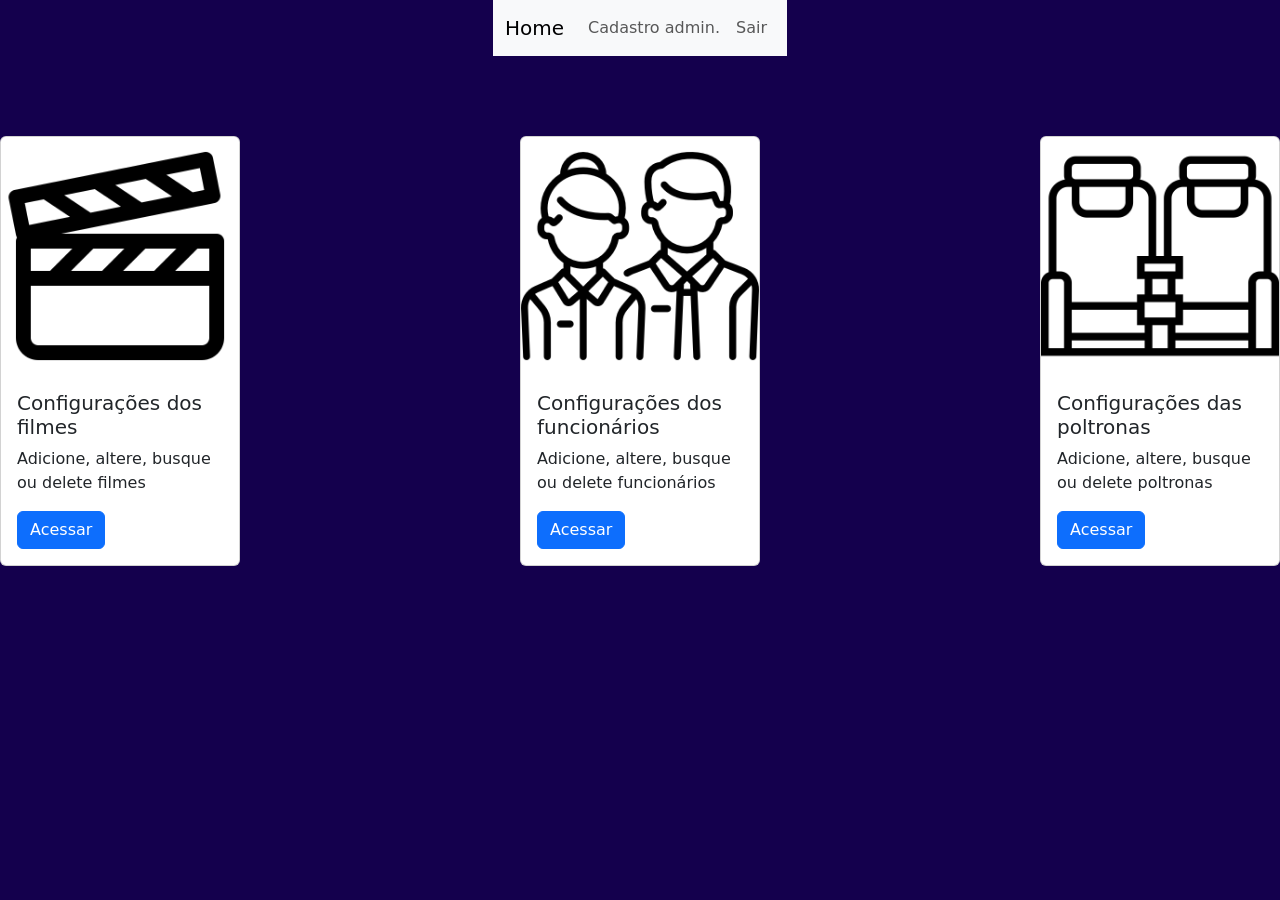
<file: resources/views/adminHome.html>
<!DOCTYPE html>
<html lang="pt-br">
<head>
    <meta charset="UTF-8">
    <meta http-equiv="X-UA-Compatible" content="IE=edge">
    <meta name="viewport" content="width=device-width, initial-scale=1.0">
    <title>Admin. Home</title>
    <link href="https://cdn.jsdelivr.net/npm/bootstrap@5.3.0-alpha1/dist/css/bootstrap.min.css" rel="stylesheet" integrity="sha384-GLhlTQ8iRABdZLl6O3oVMWSktQOp6b7In1Zl3/Jr59b6EGGoI1aFkw7cmDA6j6gD" crossorigin="anonymous">

</head>
<body>

    <script src="https://cdn.jsdelivr.net/npm/bootstrap@5.3.0-alpha1/dist/js/bootstrap.bundle.min.js" integrity="sha384-w76AqPfDkMBDXo30jS1Sgez6pr3x5MlQ1ZAGC+nuZB+EYdgRZgiwxhTBTkF7CXvN" crossorigin="anonymous"></script>

   <!--Menu-->
   <div class="container-nav">
    <nav class="navbar navbar-expand-lg bg-body-tertiary">
      <div class="container-fluid">
        <a class="navbar-brand" href="index.html">Home</a>
        <button class="navbar-toggler" type="button" data-bs-toggle="collapse" data-bs-target="#navbarText" aria-controls="navbarText" aria-expanded="false" aria-label="Toggle navigation">
          <span class="navbar-toggler-icon"></span>
        </button>
        <div class="collapse navbar-collapse" id="navbarText">
          <ul class="navbar-nav me-auto mb-2 mb-lg-0">
            <li class="nav-item">
              <a class="nav-link" href="adminCadastro.html".html">Cadastro admin.</a>
            </li>
            <li class="nav-item">
              <a class="nav-link" href="login.html">Sair</a>
            </li>
          </ul>
          
          
        </div>
      </div>
    </nav> 
  </div>

  <br>
  <br>
  <br>

<div class="container-cards">

  <div class="card" style="width: 15rem;">
    <img src="imgAdmin/claquete.png" class="card-img-top" alt="...">
    <div class="card-body">
      <h5 class="card-title">Configurações dos filmes</h5>
      <p class="card-text">Adicione, altere, busque ou delete filmes</p>
      <a href="adminFilmes.html" class="btn btn-primary">Acessar</a>
    </div>
  </div>
    

  <div class="card" style="width: 15rem;">
    <img src="imgAdmin/funcionarios.png" class="card-img-top" alt="...">
    <div class="card-body">
      <h5 class="card-title">Configurações dos funcionários</h5>
      <p class="card-text">Adicione, altere, busque ou delete funcionários</p>
      <a href="adminFunc.html" class="btn btn-primary">Acessar</a>
    </div>
  </div>

  <div class="card" style="width: 15rem;">
    <img src="imgAdmin/poltronas-de-cinema.png" class="card-img-top" alt="...">
    <div class="card-body">
      <h5 class="card-title">Configurações das poltronas</h5>
      <p class="card-text">Adicione, altere, busque ou delete poltronas</p>
      <a href="adminpol.html" class="btn btn-primary">Acessar</a>
    </div>
  </div>
  
          
</div>

</body>
<style>
     body
    {
        background-color: rgb(20, 0, 77);
        
    }

    .container-nav
    {
      
      display: flex;
      position: fixed;
      z-index: 1;
      justify-content: center;
      width: 100%;
      
    }

    #carouselExampleIndicators
    {
        width: 35%;
        margin-left: 30%;
    }

    .container-cards
    {
        display: flex;
        justify-content: space-between;
        width: 100%;
        flex-direction: row;
        flex-wrap: wrap;
    }

    .card
    {
        margin-top: 5%;
        width: 15%;
        height: 1000%;
    }
    
    #text
    {
        color: snow;
        margin-left: 2%;
        margin-top: 5%;
    }
</style>
</html>
</file>
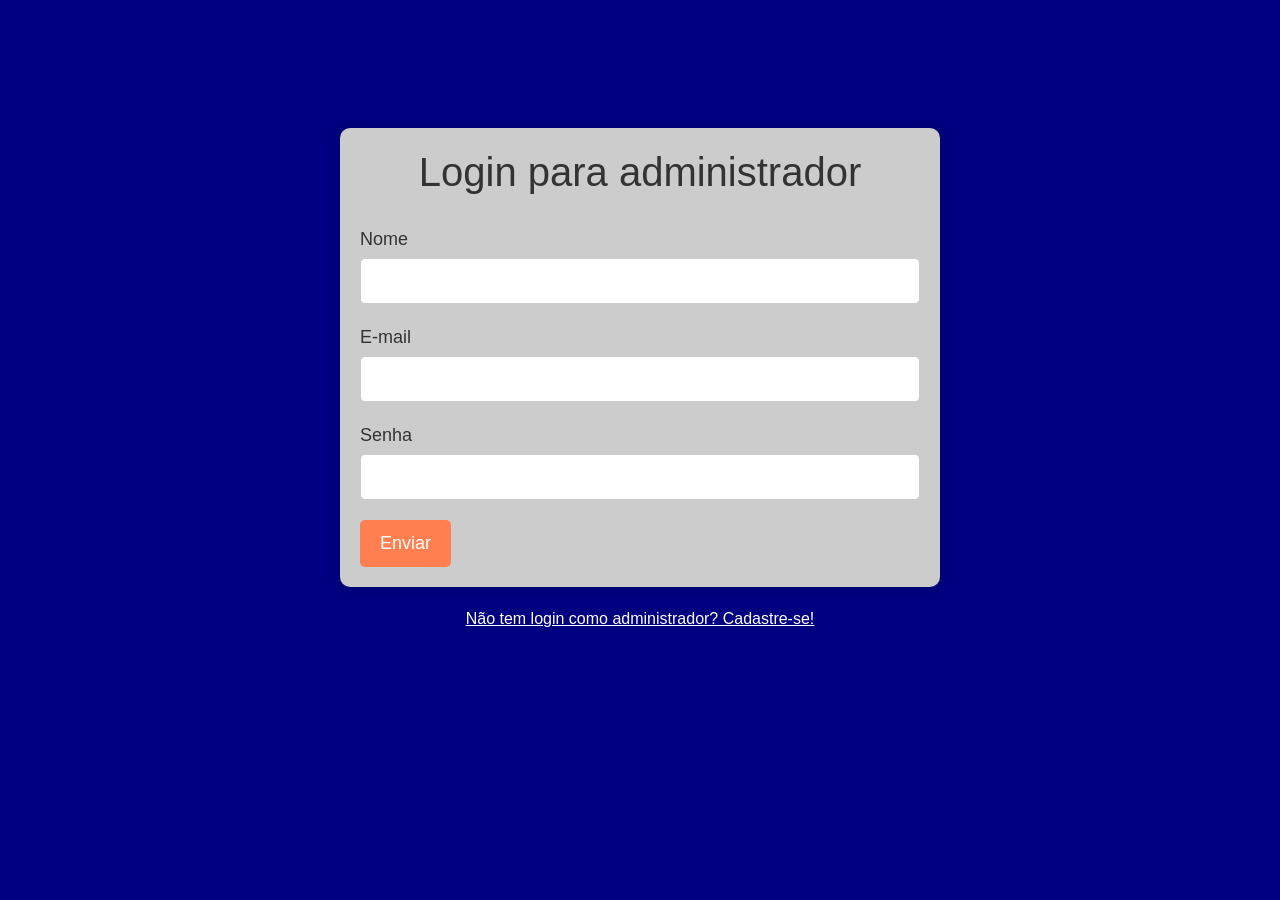
<file: resources/views/adminLogin.html>
<!DOCTYPE html>
<html lang="pt-br">
<head>
    <meta charset="UTF-8">
    <meta http-equiv="X-UA-Compatible" content="IE=edge">
    <meta name="viewport" content="width=device-width, initial-scale=1.0">
    <title>Login para administrador</title>
	<link href="https://cdn.jsdelivr.net/npm/bootstrap@5.3.0-alpha1/dist/css/bootstrap.min.css" rel="stylesheet" integrity="sha384-GLhlTQ8iRABdZLl6O3oVMWSktQOp6b7In1Zl3/Jr59b6EGGoI1aFkw7cmDA6j6gD" crossorigin="anonymous">

</head>
<body>
    <form id="form-login" style="margin-top: 10%;">
        <h1>Login para administrador</h1>
        <label for="name">Nome</label>
        <input type="text" id="name" name="name" required>
        
        <label for="email">E-mail</label>
        <input type="email" id="email" name="email" required>
        
        <label for="phone">Senha</label>
        <input type="password" id="password" name="password" required>
        
        <input type="submit" value="Enviar">
    </form>

	<div class="link-cadastroadmin">
		<a href="adminCadastro.html">Não tem login como administrador? Cadastre-se!</a>
	</div>

</body>
<style>
    body {
			font-family: Arial, sans-serif;
			background-color: navy ;
		}

		.container-nav
    {

      display: flex;
      z-index: 1;
      display: flex;
      justify-content: center;
      width: 100%;
    }

		#form-login 
        {
			background-color: #ccc;
			padding: 20px;
			border-radius: 10px;
			box-shadow: 0 0 10px rgba(0,0,0,0.2);
			margin: 20px auto;
			width: 600px;
		}
		
		h1 
        {
			text-align: center;
			margin-bottom: 30px;
			color: #333;
		}
		
		label 
        {
			display: block;
			font-size: 18px;
			margin-bottom: 5px;
			color: #333;
		}
		
		input[type=text], 
		input[type=email], 
		input[type=password],
		select {
			width: 100%;
			padding: 10px;
			margin-bottom: 20px;
			border: 1px solid #ccc;
			border-radius: 5px;
			font-size: 16px;
			color: #555;
		}
		
		textarea 
        {
			width: 100%;
			height: 150px;
			padding: 10px;
			margin-bottom: 20px;
			border: 1px solid #ccc;
			border-radius: 5px;
			font-size: 16px;
			color: #555;
		}
		
		input[type=submit] 
        {
			background-color: coral;
			color: #fff;
			padding: 10px 20px;
			border: none;
			border-radius: 5px;
			font-size: 18px;
			cursor: pointer;
			transition: background-color 0.3s ease;
		}
		
		input[type=submit]:hover 
        {
			background-color: #e6b800;
        }

		.link-cadastroadmin
		{
			text-align: center;
			margin-bottom: 5%;
		}

		.link-cadastroadmin a
		{
			color: white;
		}
</style>
</html>
</file>
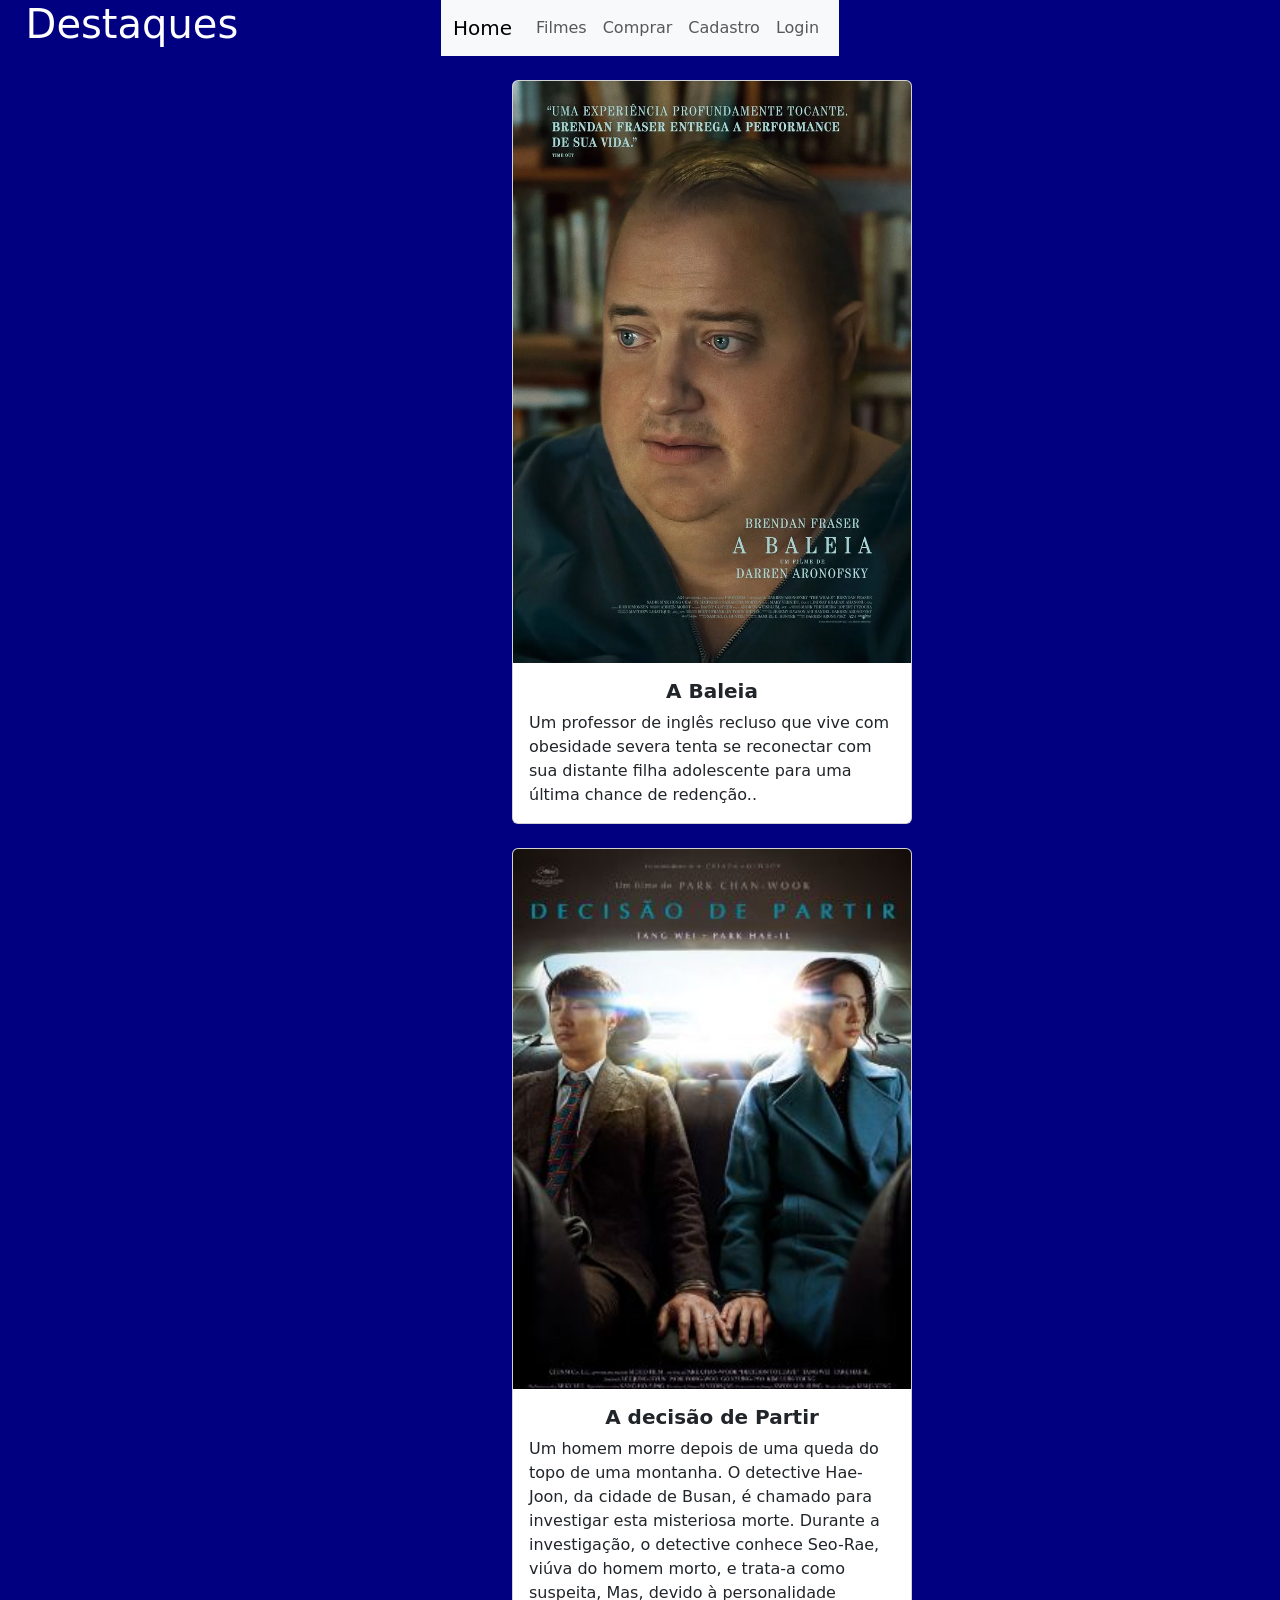
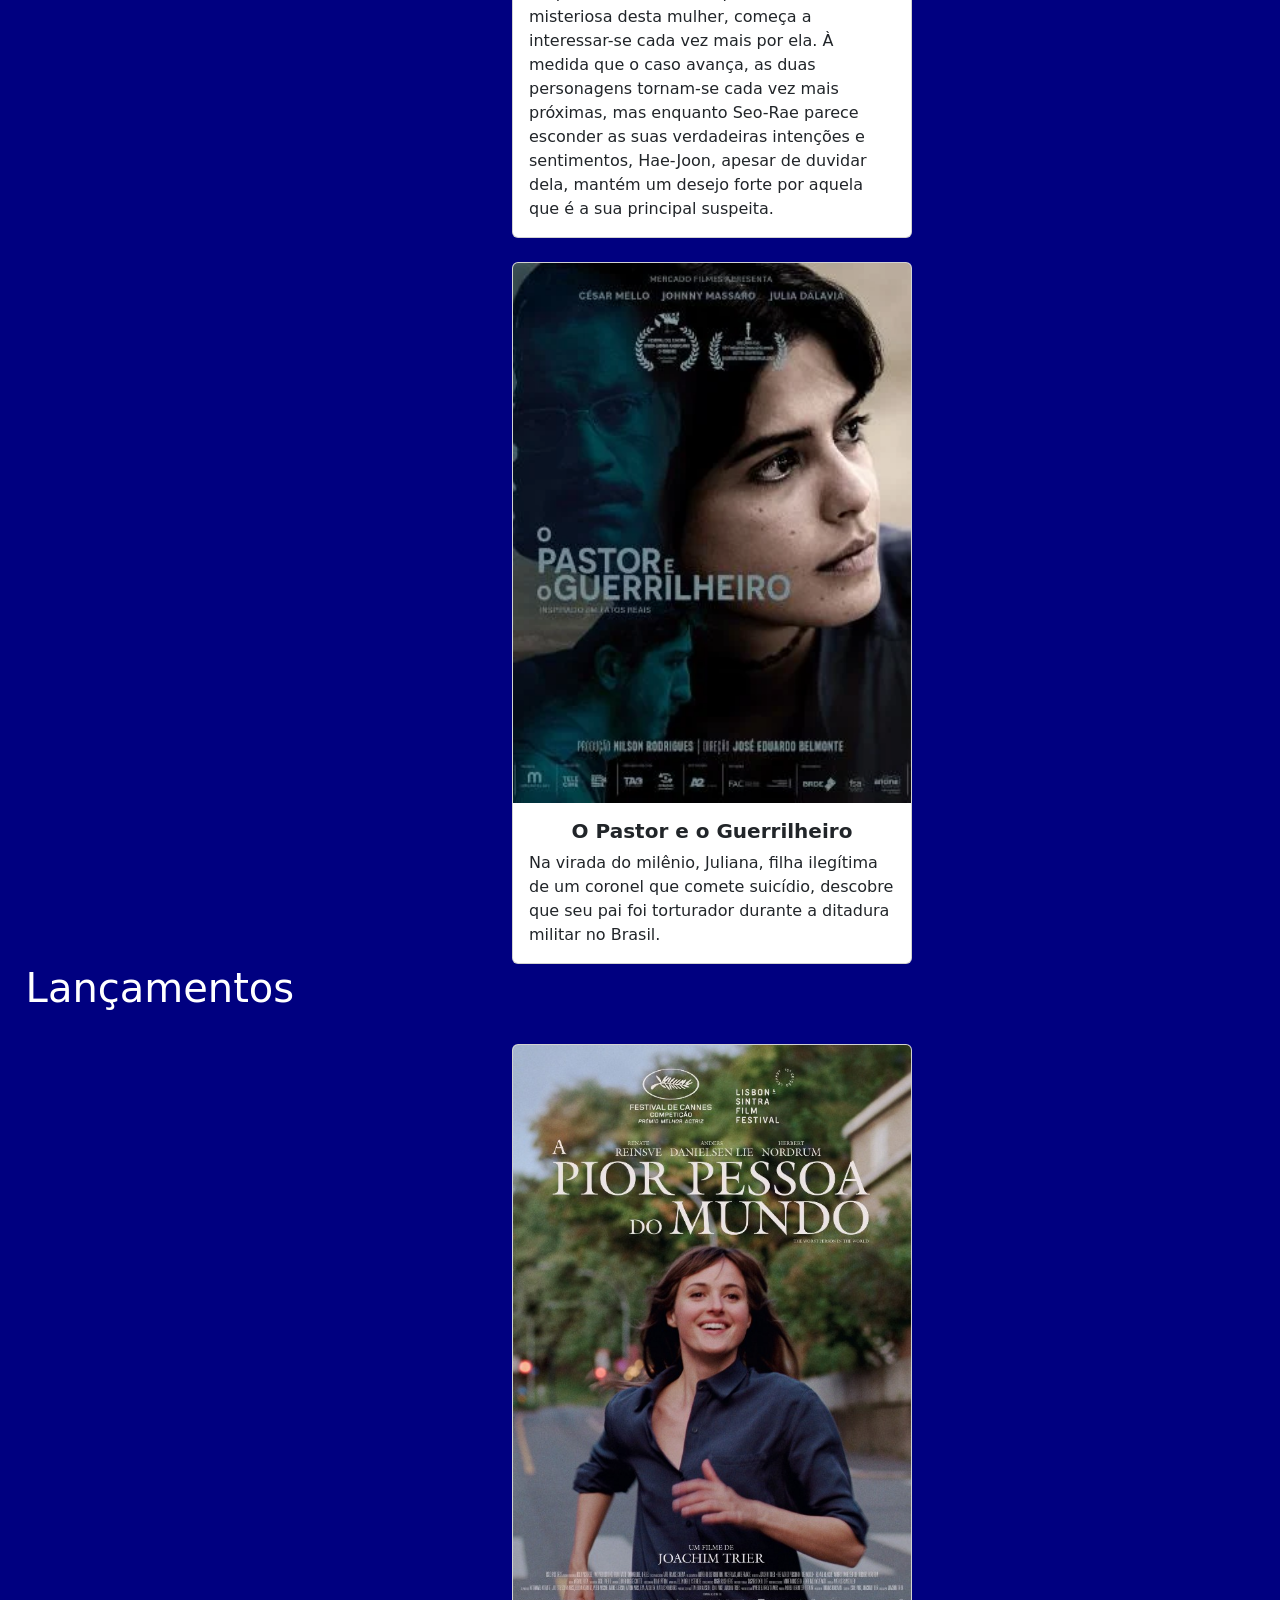
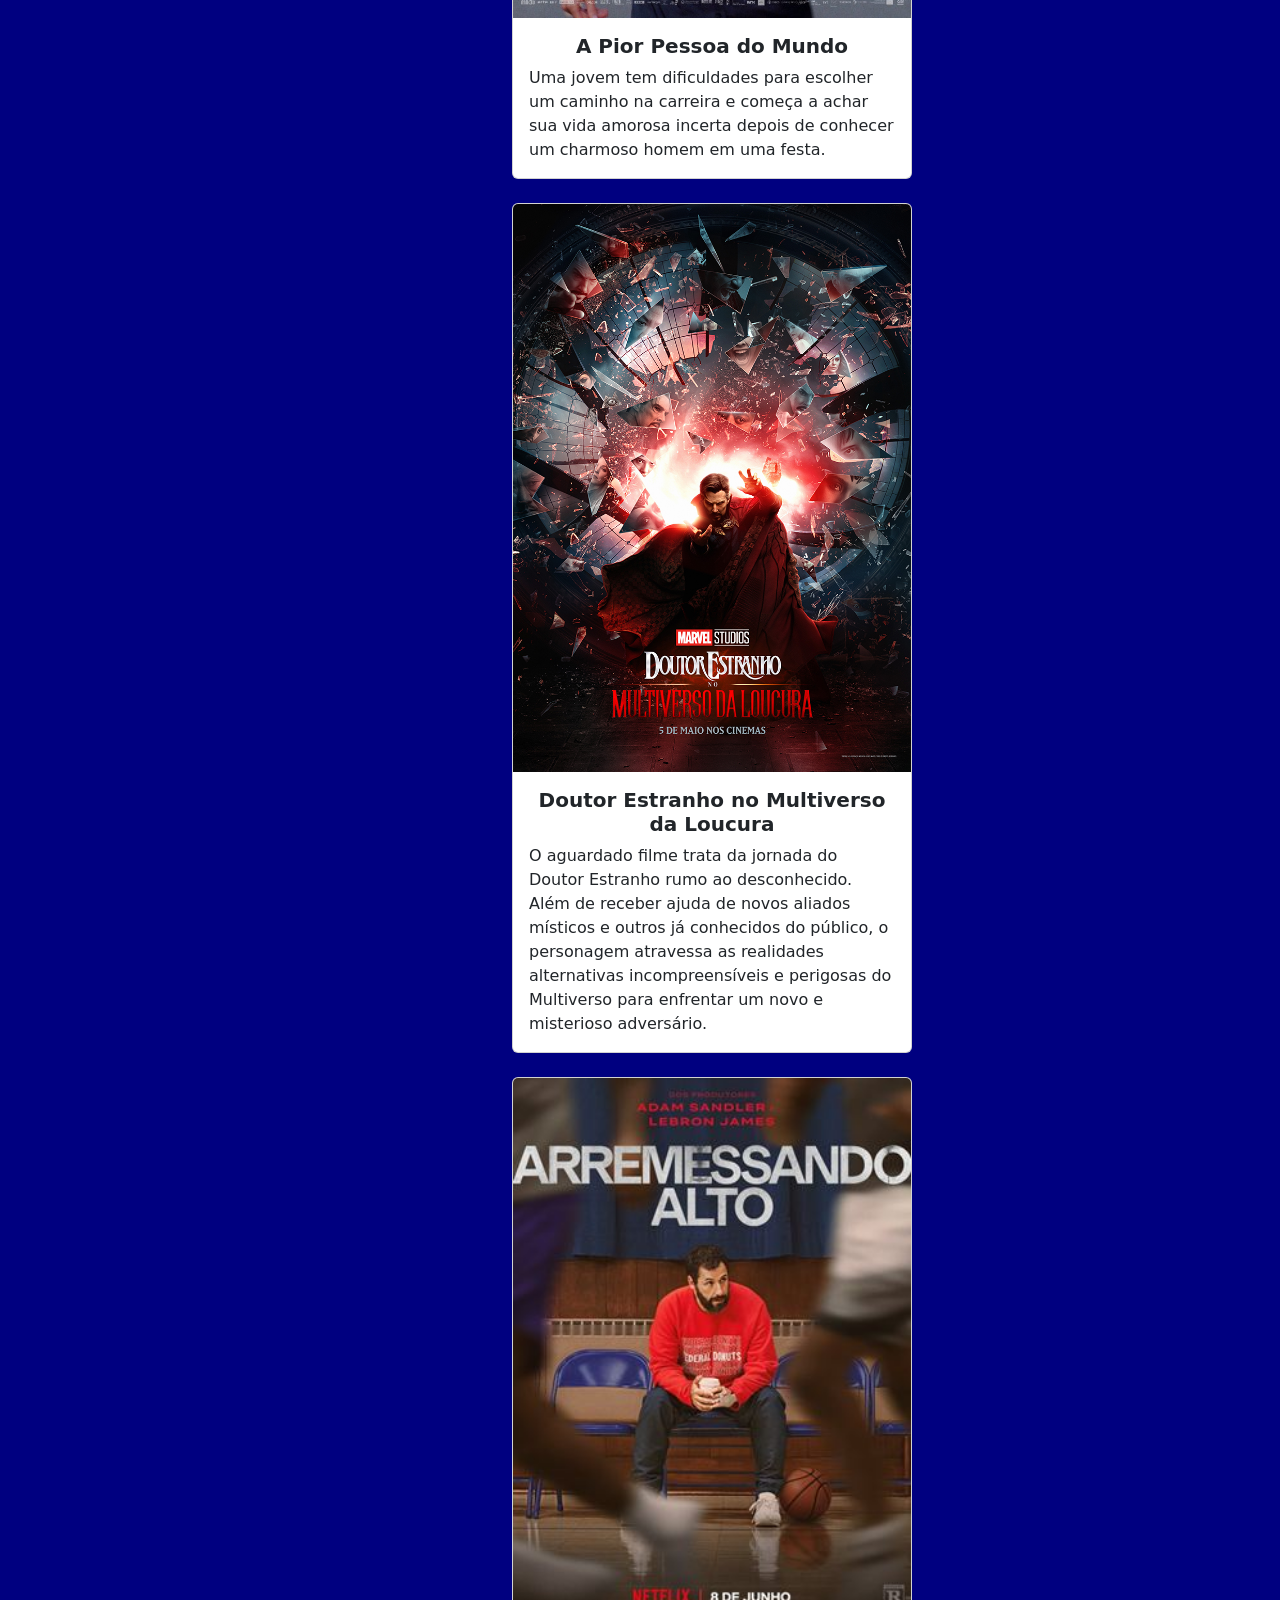
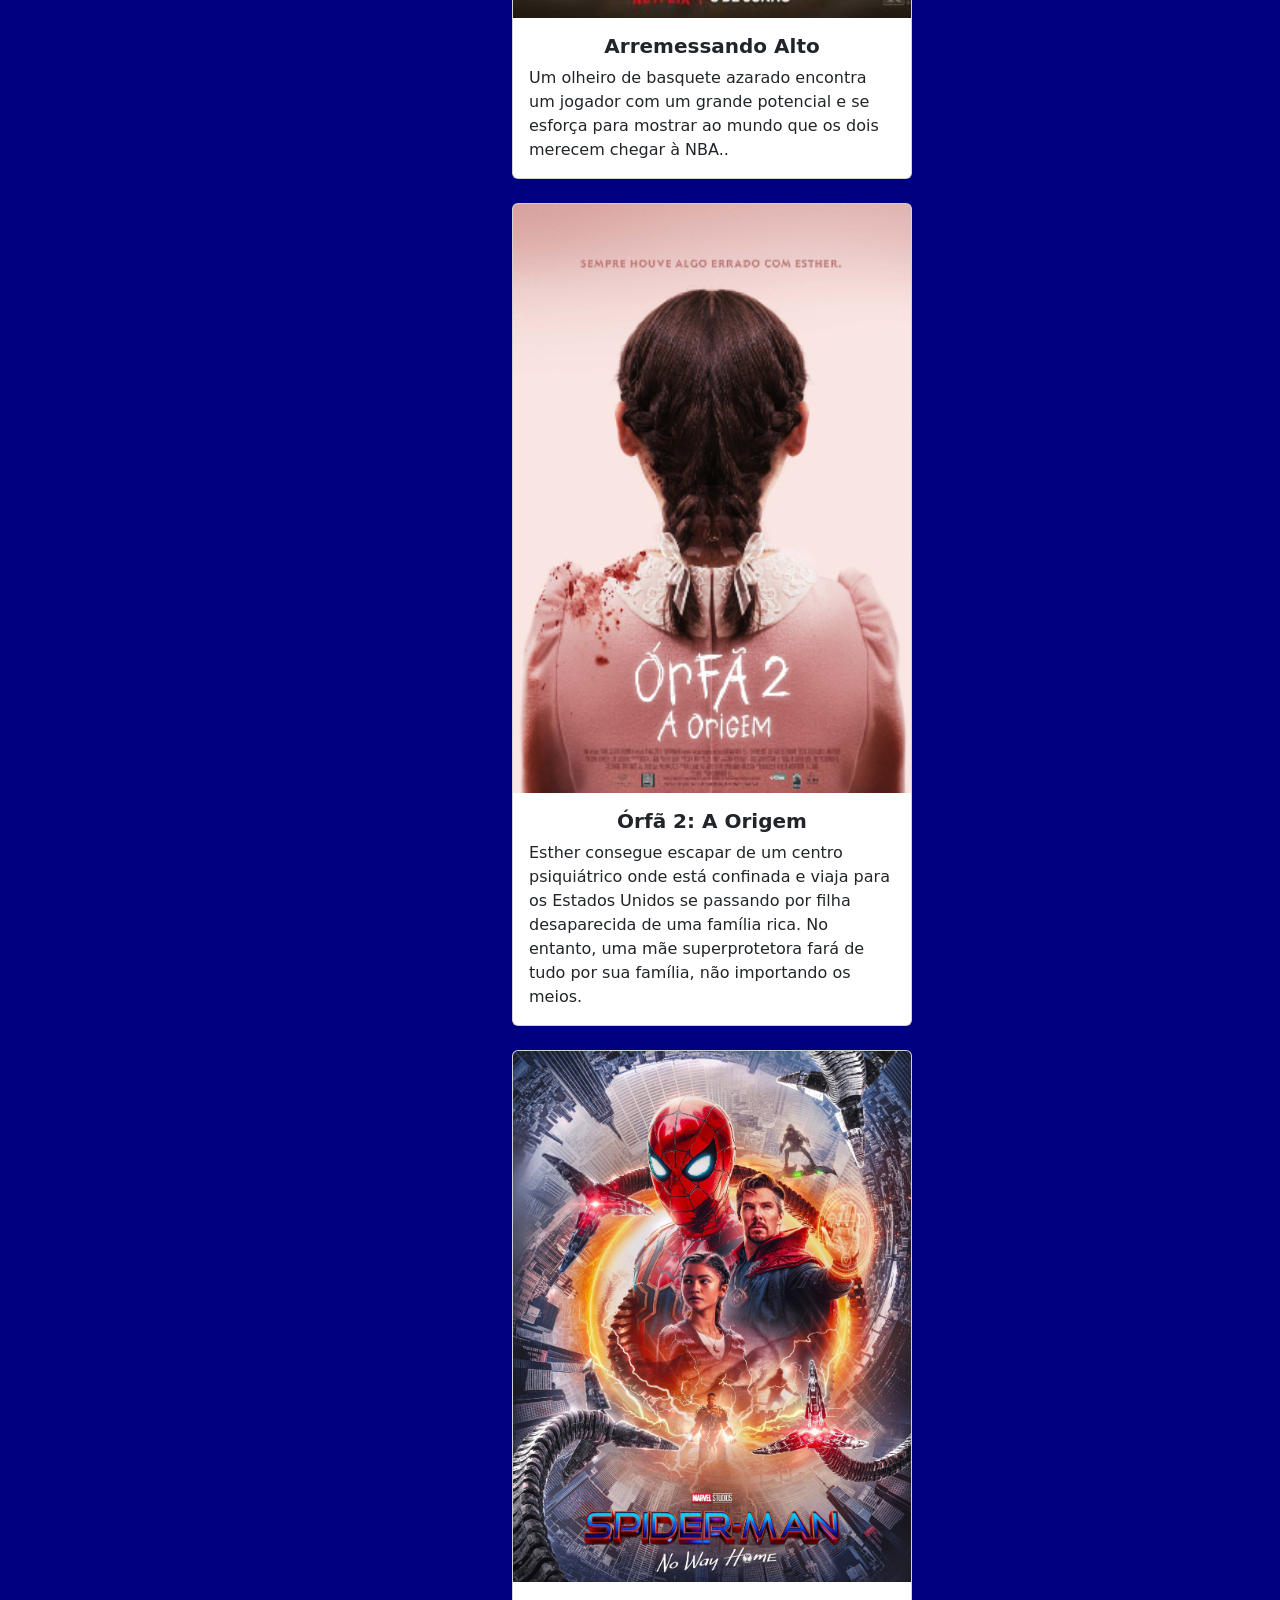
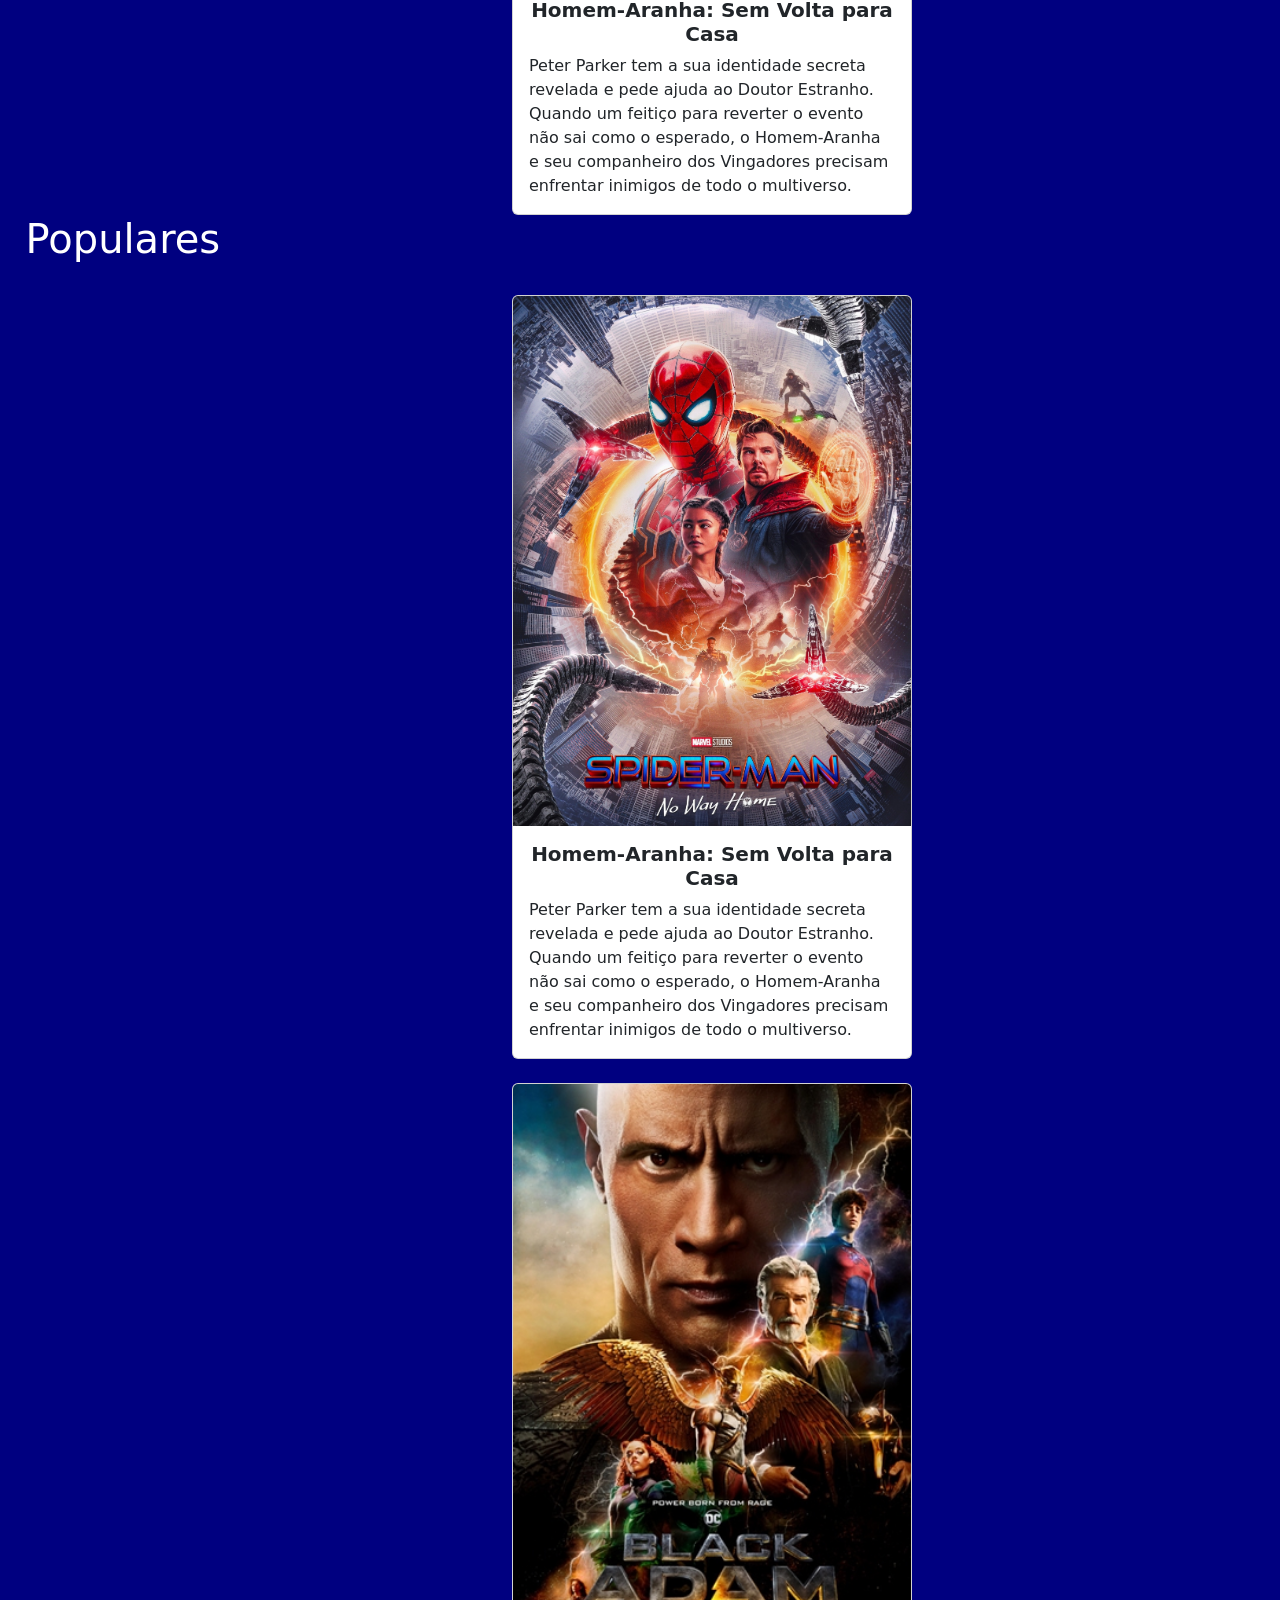
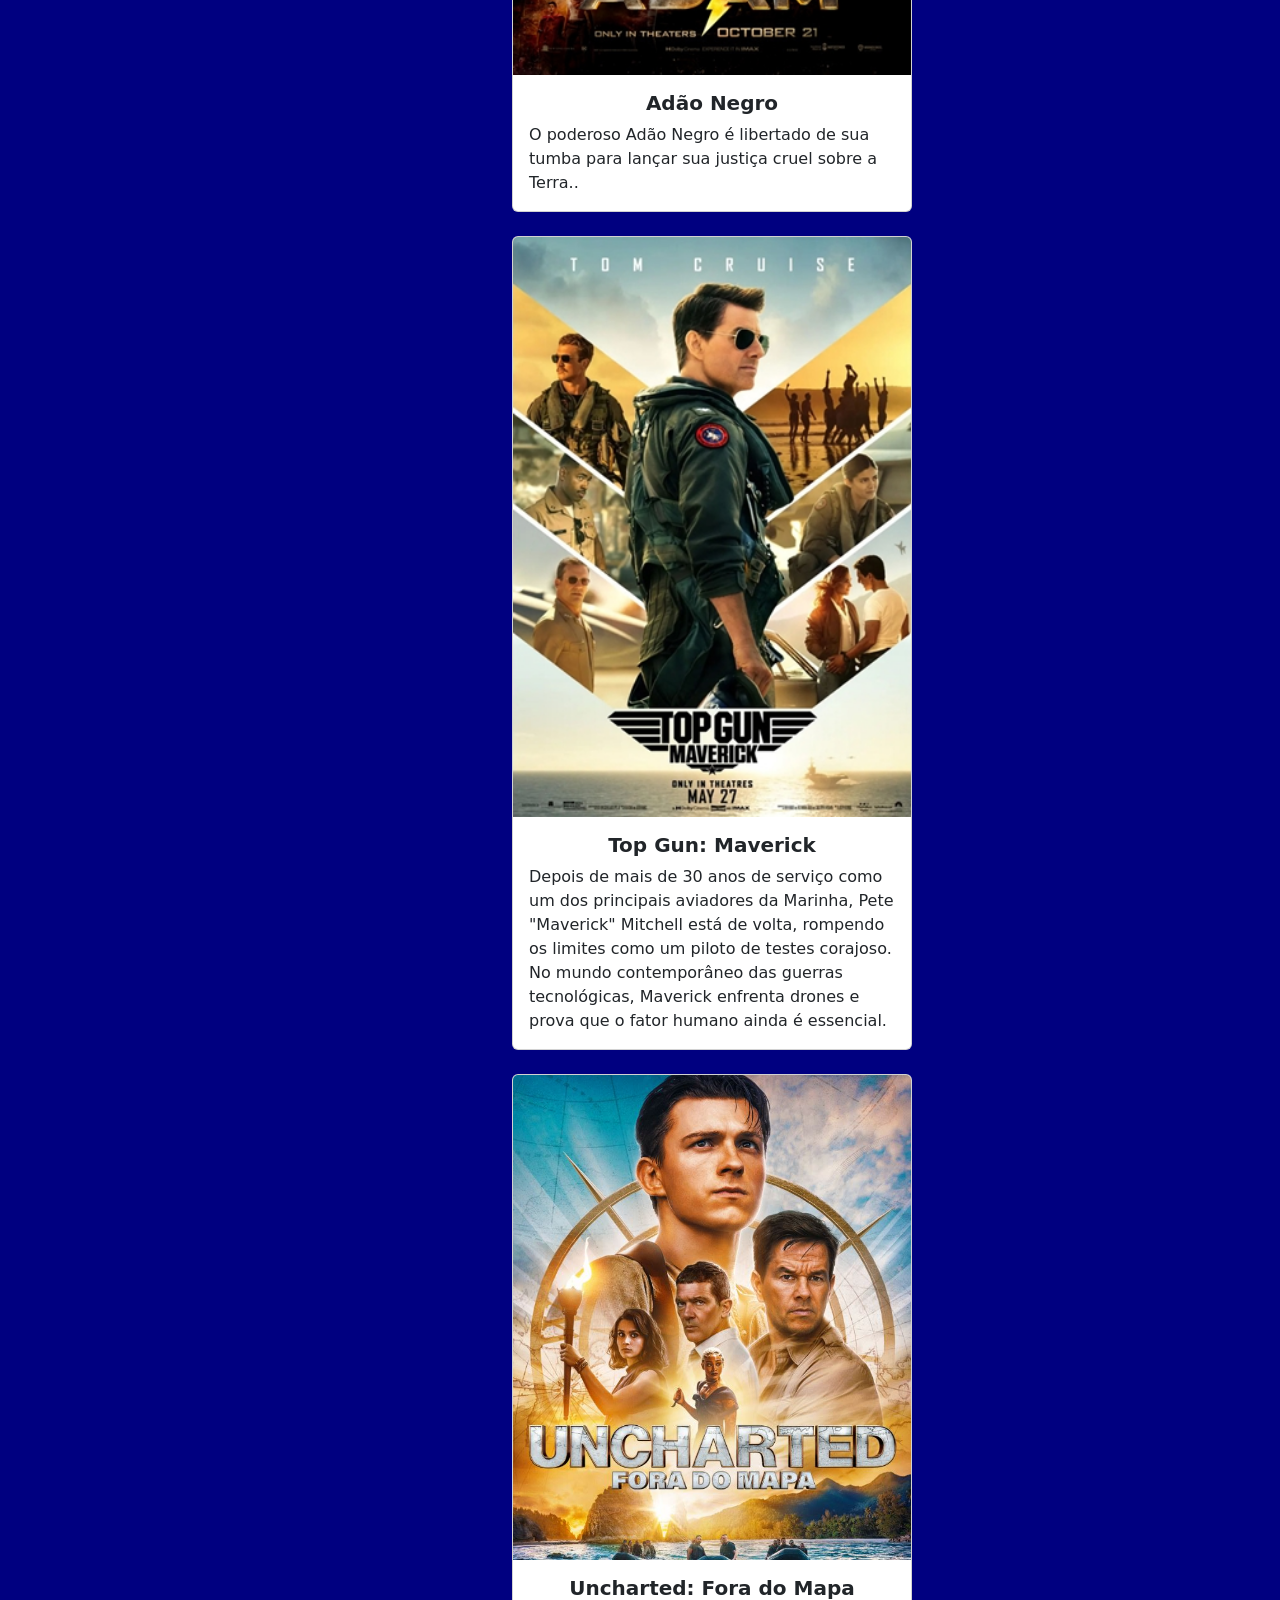
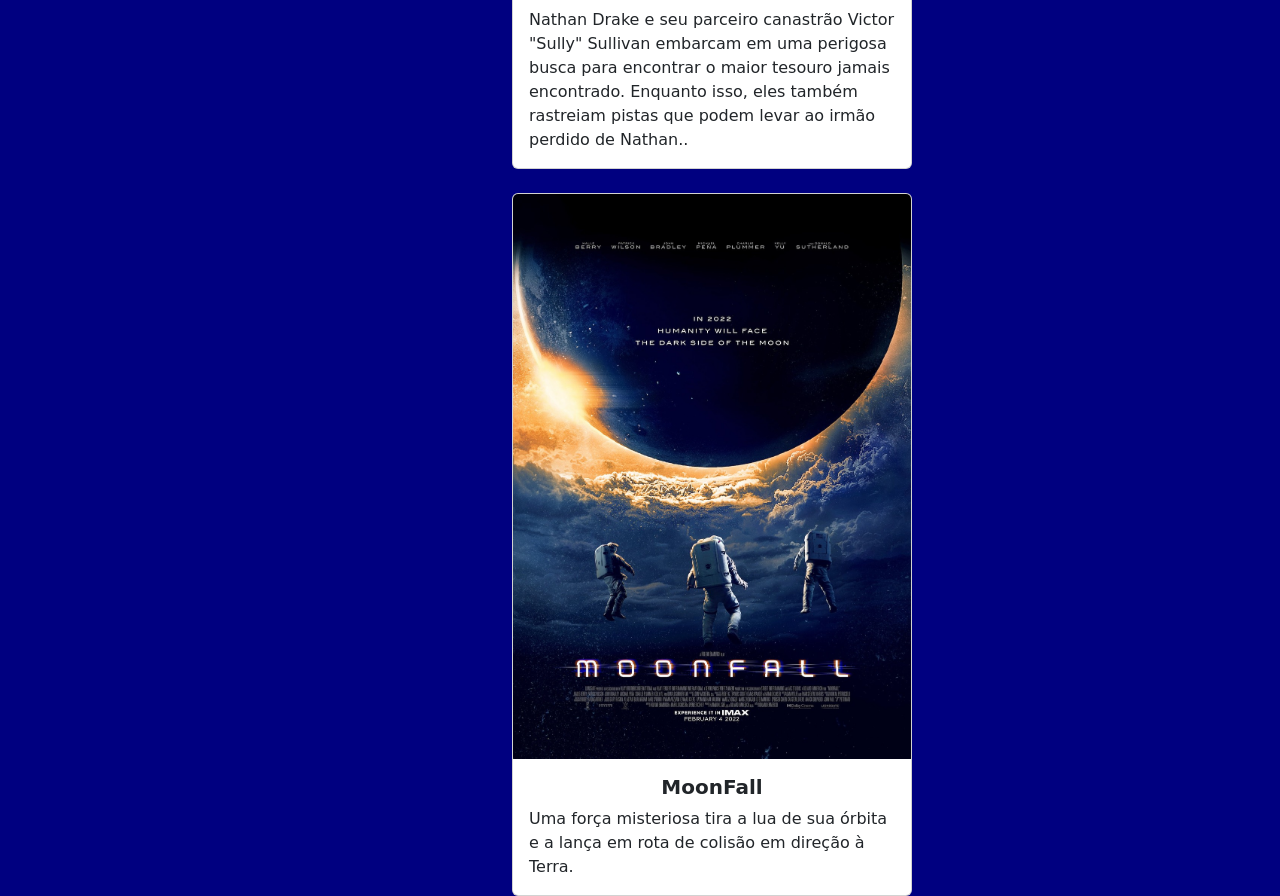
<file: resources/views/filmes.html>
<!DOCTYPE html>
<html lang="pt-br">
<head>
    <meta charset="UTF-8">
    <meta http-equiv="X-UA-Compatible" content="IE=edge">
    <meta name="viewport" content="width=device-width, initial-scale=1.0">
    <title>Filmes</title>
    <link href="https://cdn.jsdelivr.net/npm/bootstrap@5.3.0-alpha1/dist/css/bootstrap.min.css" rel="stylesheet" integrity="sha384-GLhlTQ8iRABdZLl6O3oVMWSktQOp6b7In1Zl3/Jr59b6EGGoI1aFkw7cmDA6j6gD" crossorigin="anonymous">

</head>
<body>
        <script src="https://cdn.jsdelivr.net/npm/bootstrap@5.3.0-alpha1/dist/js/bootstrap.bundle.min.js" integrity="sha384-w76AqPfDkMBDXo30jS1Sgez6pr3x5MlQ1ZAGC+nuZB+EYdgRZgiwxhTBTkF7CXvN" crossorigin="anonymous"></script>

        <div class="container-nav">
          <nav class="navbar navbar-expand-lg bg-body-tertiary">
            <div class="container-fluid">
              <a class="navbar-brand" href="index.html">Home</a>
              <button class="navbar-toggler" type="button" data-bs-toggle="collapse" data-bs-target="#navbarText" aria-controls="navbarText" aria-expanded="false" aria-label="Toggle navigation">
                <span class="navbar-toggler-icon"></span>
              </button>
              <div class="collapse navbar-collapse" id="navbarText">
                <ul class="navbar-nav me-auto mb-2 mb-lg-0">
                  <li class="nav-item">
                    <a class="nav-link" href="filmes.html">Filmes</a>
                  </li>
                  <li class="nav-item">
                    <a class="nav-link" href="compras.html">Comprar</a>
                    </li>
                  <li class="nav-item">
                    <a class="nav-link" href="cadastro.html">Cadastro</a>
                  </li>
                  <li class="nav-item">
                    <a class="nav-link" href="login.html">Login</a>
                  </li>
                </ul>
                
              </div>
            </div>
          </nav> 
        </div>

<h1>Destaques</h1>

        <div class="container-filmes">
          <br>

          <div class="card" style="width: 25rem;">
              <img src="img/slide1.webp" class="card-img-top" alt="...">
              <div class="card-body">
                <h5 class="card-title">A Baleia</h5>
                <p class="card-text">Um professor de inglês recluso que vive com obesidade severa tenta se reconectar com sua distante filha adolescente para uma última chance de redenção..</p>
              </div>
            </div>

            <br>

          <div class="card" style="width: 25rem;">
              <img src="img/slide2.png" class="card-img-top" alt="...">
              <div class="card-body">
                <h5 class="card-title">A decisão de Partir</h5>
                <p class="card-text">Um homem morre depois de uma queda do topo de uma montanha. O detective Hae-Joon, da cidade de Busan, é chamado para investigar esta misteriosa morte. Durante a investigação, o detective conhece Seo-Rae, viúva do homem morto, e trata-a como suspeita, Mas, devido à personalidade misteriosa desta mulher, começa a interessar-se cada vez mais por ela. À medida que o caso avança, as duas personagens tornam-se cada vez mais próximas, mas enquanto Seo-Rae parece esconder as suas verdadeiras intenções e sentimentos, Hae-Joon, apesar de duvidar dela, mantém um desejo forte por aquela que é a sua principal suspeita.</p>
              </div>
            </div>

            <br>

          <div class="card" style="width: 25rem;">
              <img src="img/slide3.webp" class="card-img-top" alt="...">
              <div class="card-body">
                <h5 class="card-title">O Pastor e o Guerrilheiro</h5>
                <p class="card-text">Na virada do milênio, Juliana, filha ilegítima de um coronel que comete suicídio, descobre que seu pai foi torturador durante a ditadura militar no Brasil.</p>
              </div>
            </div>

        </div>




        <h1>Lançamentos</h1>

<div class="container-filmes">
    

    <br>

    <div class="card" style="width: 25rem;">
        <img src="img/card1.jpg" class="card-img-top" alt="...">
        <div class="card-body">
          <h5 class="card-title">A Pior Pessoa do Mundo</h5>
          <p class="card-text">Uma jovem tem dificuldades para escolher um caminho na carreira e começa a achar sua vida amorosa incerta depois de conhecer um charmoso homem em uma festa.</p>
        </div>
      </div>

      <br>


      <div class="card" style="width: 25rem;">
        <img src="img/card2.webp" class="card-img-top" alt="...">
        <div class="card-body">
          <h5 class="card-title">Doutor Estranho no Multiverso da Loucura</h5>
          <p class="card-text">O aguardado filme trata da jornada do Doutor Estranho rumo ao desconhecido. Além de receber ajuda de novos aliados místicos e outros já conhecidos do público, o personagem atravessa as realidades alternativas incompreensíveis e perigosas do Multiverso para enfrentar um novo e misterioso adversário.</p>
        </div>
      </div>

    <br>

      <div class="card" style="width: 25rem;">
        <img src="img/card3.jpg" class="card-img-top" alt="...">
        <div class="card-body">
          <h5 class="card-title">Arremessando Alto</h5>
          <p class="card-text">Um olheiro de basquete azarado encontra um jogador com um grande potencial e se esforça para mostrar ao mundo que os dois merecem chegar à NBA..</p>
        </div>
      </div>

      <br>

      <div class="card" style="width: 25rem;">
        <img src="img/card4.webp" class="card-img-top" alt="...">
        <div class="card-body">
          <h5 class="card-title">Órfã 2: A Origem</h5>
          <p class="card-text">Esther consegue escapar de um centro psiquiátrico onde está confinada e viaja para os Estados Unidos se passando por filha desaparecida de uma família rica. No entanto, uma mãe superprotetora fará de tudo por sua família, não importando os meios.</p>
        </div>
      </div>

      <br>

      <div class="card" style="width: 25rem;">
        <img src="img/card5.jpg" class="card-img-top" alt="...">
        <div class="card-body">
          <h5 class="card-title">Homem-Aranha: Sem Volta para Casa</h5>
          <p class="card-text">Peter Parker tem a sua identidade secreta revelada e pede ajuda ao Doutor Estranho. Quando um feitiço para reverter o evento não sai como o esperado, o Homem-Aranha e seu companheiro dos Vingadores precisam enfrentar inimigos de todo o multiverso.</p>
        </div>
      </div>

</div>
        
<h1>Populares</h1>

<div class="container-filmes">
<br>
  <div class="card" style="width: 25rem;">
    <img src="img/card5.jpg" class="card-img-top" alt="...">
    <div class="card-body">
      <h5 class="card-title">Homem-Aranha: Sem Volta para Casa</h5>
      <p class="card-text">Peter Parker tem a sua identidade secreta revelada e pede ajuda ao Doutor Estranho. Quando um feitiço para reverter o evento não sai como o esperado, o Homem-Aranha e seu companheiro dos Vingadores precisam enfrentar inimigos de todo o multiverso.</p>
    </div>
  </div>

  <br>

  <div class="card" style="width: 25rem;">
    <img src="img/pop1.jpg" class="card-img-top" alt="...">
    <div class="card-body">
      <h5 class="card-title">Adão Negro</h5>
      <p class="card-text">O poderoso Adão Negro é libertado de sua tumba para lançar sua justiça cruel sobre a Terra..</p>
    </div>
  </div>

  <br>

  <div class="card" style="width: 25rem;">
    <img src="img/pop2.jpg" class="card-img-top" alt="...">
    <div class="card-body">
      <h5 class="card-title">Top Gun: Maverick</h5>
      <p class="card-text">Depois de mais de 30 anos de serviço como um dos principais aviadores da Marinha, Pete "Maverick" Mitchell está de volta, rompendo os limites como um piloto de testes corajoso. No mundo contemporâneo das guerras tecnológicas, Maverick enfrenta drones e prova que o fator humano ainda é essencial.</p>
    </div>
  </div>

  <br>

  <div class="card" style="width: 25rem;">
    <img src="img/pop3.jpg" class="card-img-top" alt="...">
    <div class="card-body">
      <h5 class="card-title">Uncharted: Fora do Mapa</h5>
      <p class="card-text">Nathan Drake e seu parceiro canastrão Victor "Sully" Sullivan embarcam em uma perigosa busca para encontrar o maior tesouro jamais encontrado. Enquanto isso, eles também rastreiam pistas que podem levar ao irmão perdido de Nathan..</p>
    </div>
  </div>

  <br>

  <div class="card" style="width: 25rem;">
    <img src="img/pop4.jpg" class="card-img-top" alt="...">
    <div class="card-body">
      <h5 class="card-title">MoonFall</h5>
      <p class="card-text">Uma força misteriosa tira a lua de sua órbita e a lança em rota de colisão em direção à Terra.</p>
    </div>
  </div>

</div>

</body>
<style>

    body
    {
        background-color: navy;
    }

    h1
    {
      color: white;
      margin-left: 2%;
    }

    .container-nav
    {
      position: fixed;
      display: flex;
      z-index: 1;
      display: flex;
      justify-content: center;
      width: 100%;
    }

    .container-filmes
    {
        width: 100%;
        height: 100%;
        display: flex;
        justify-content: center;
        flex-direction: column;
        margin-left: 40%;
    }

    h5
    {
        font-weight: bolder;
        text-align: center;
    }


</style>
</html>
</file>
